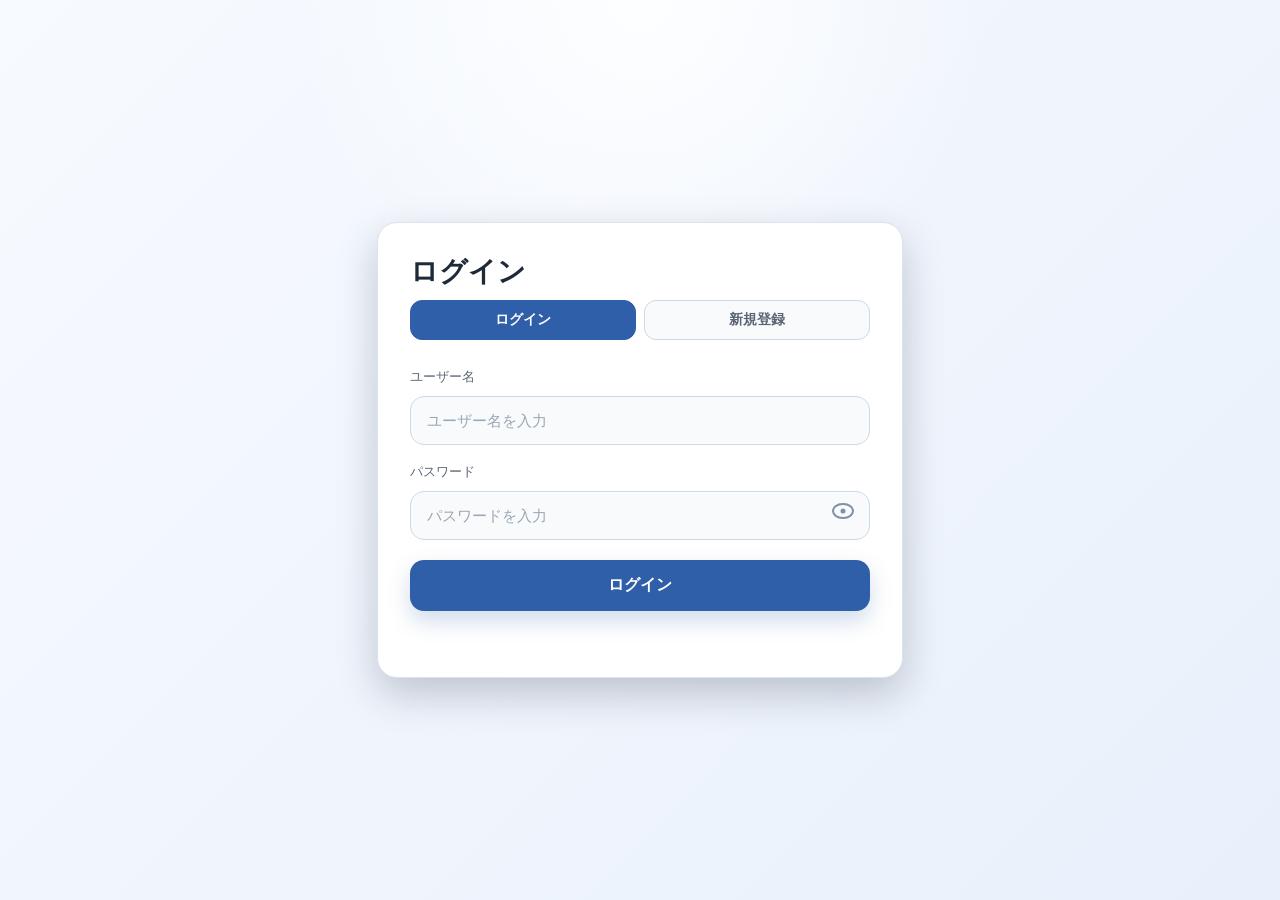
<file: index.html>
<!DOCTYPE html>
<html lang="ja">
  <head>
    <meta charset="UTF-8">
    <meta name="viewport" content="width=device-width, initial-scale=1.0">
    <title>ログイン</title>
    <link rel="stylesheet" href="style.css">
  </head>
  <body class="auth-page">

    <main>
      <section class="login-page">
        <div class="login-box">
          <h1 id="authTitle">ログイン</h1>

          <div class="auth-tabs" role="tablist" aria-label="認証メニュー">
            <button type="button" class="auth-tab active" id="showLoginTab" role="tab" aria-selected="true">ログイン</button>
            <button type="button" class="auth-tab" id="showRegisterTab" role="tab" aria-selected="false">新規登録</button>
          </div>

          <form class="login-form" id="loginForm" novalidate>
            <label>
              <span>ユーザー名</span>
              <input id="username" type="text" placeholder="ユーザー名を入力" autocomplete="username">
            </label>
            <label>
              <span>パスワード</span>
              <div class="password-field">
                <input id="password" type="password" placeholder="パスワードを入力" autocomplete="current-password">
                <button type="button" class="password-toggle" data-target="password" aria-label="パスワードを表示">
                  <span class="eye-icon" aria-hidden="true"></span>
                </button>
              </div>
            </label>
            <div class="login-actions">
              <button id="loginButton" type="submit">ログイン</button>
            </div>
            <div class="login-error" id="loginError"></div>
          </form>

          <form class="login-form hidden" id="registerForm" novalidate>
            <label>
              <span>ユーザー名</span>
              <input id="registerUsername" type="text" placeholder="3文字以上で入力" autocomplete="username">
            </label>
            <label>
              <span>パスワード</span>
              <div class="password-field">
                <input id="registerPassword" type="password" placeholder="8文字以上で入力" autocomplete="new-password">
                <button type="button" class="password-toggle" data-target="registerPassword" aria-label="パスワードを表示">
                  <span class="eye-icon" aria-hidden="true"></span>
                </button>
              </div>
              <div class="password-strength" id="registerStrength" aria-live="polite">
                <div class="password-strength-track" role="progressbar" aria-valuemin="0" aria-valuemax="100" aria-valuenow="0" id="registerStrengthBar">
                  <span id="registerStrengthFill"></span>
                </div>
                <p id="registerStrengthText">強度: 未入力</p>
              </div>
            </label>
            <label>
              <span>パスワード確認</span>
              <div class="password-field">
                <input id="registerPasswordConfirm" type="password" placeholder="もう一度入力" autocomplete="new-password">
                <button type="button" class="password-toggle" data-target="registerPasswordConfirm" aria-label="パスワードを表示">
                  <span class="eye-icon" aria-hidden="true"></span>
                </button>
              </div>
            </label>
            <div class="login-actions">
              <button id="registerButton" type="submit">登録する</button>
            </div>
            <div class="login-error" id="registerError"></div>
            <div class="register-success" id="registerSuccess"></div>
          </form>
        </div>
      </section>
    </main>

    <script src="login.js?v=20260421"></script>
  </body>
</html>
</file>
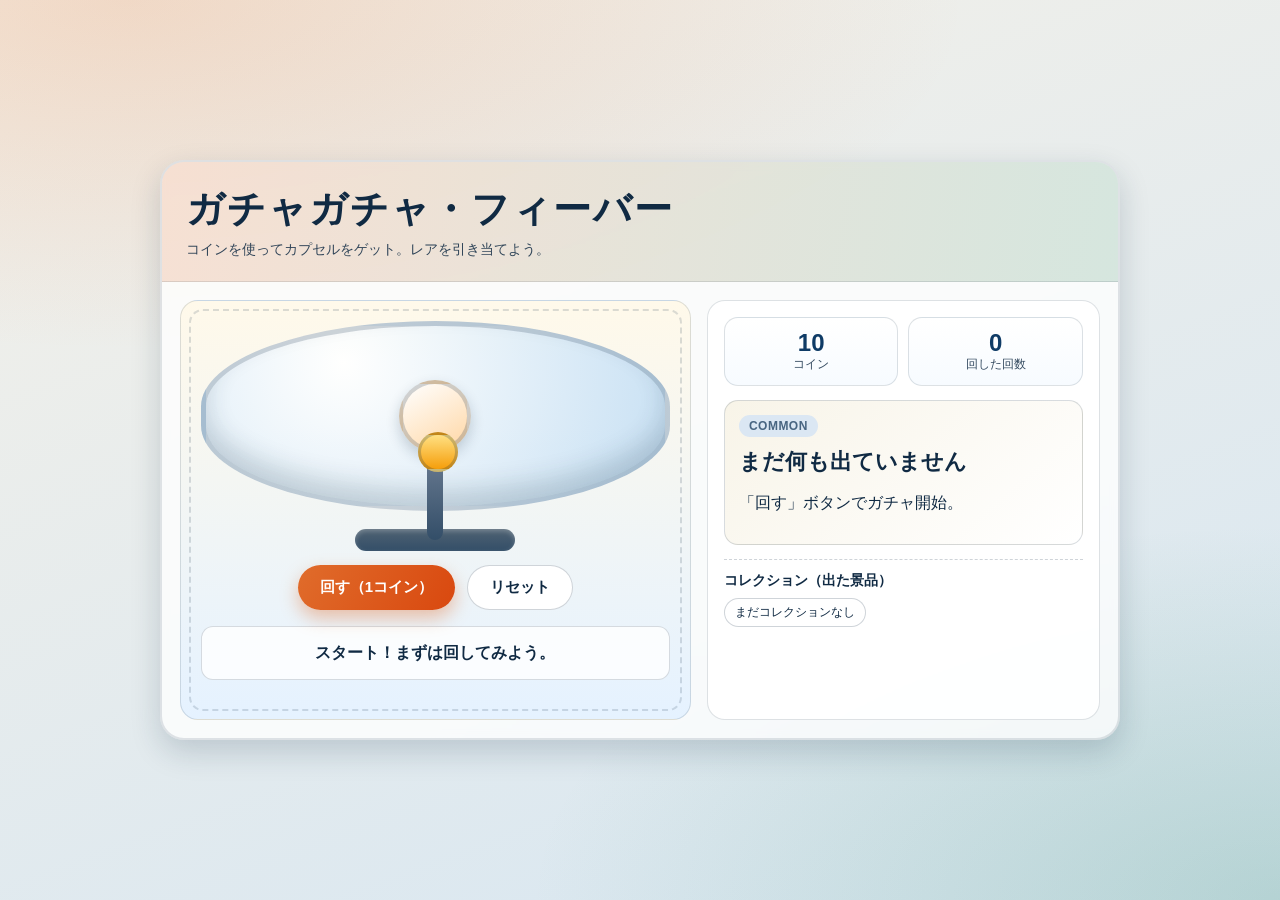
<file: gacha.html>
<!DOCTYPE html>
<html lang="ja">
<head>
	<meta charset="UTF-8" />
	<meta name="viewport" content="width=device-width, initial-scale=1.0" />
	<title>ガチャガチャゲーム</title>
	<style>
		:root {
			--bg-1: #f5f1e8;
			--bg-2: #d6e6f2;
			--ink: #102a43;
			--accent: #e06c2b;
			--accent-2: #2f855a;
			--panel: rgba(255, 255, 255, 0.78);
			--shadow: 0 12px 30px rgba(16, 42, 67, 0.18);
		}

		* {
			box-sizing: border-box;
		}

		body {
			margin: 0;
			min-height: 100vh;
			font-family: "Yu Gothic UI", "Hiragino Kaku Gothic ProN", "Meiryo", sans-serif;
			color: var(--ink);
			background:
				radial-gradient(1200px 500px at 10% 0%, rgba(224, 108, 43, 0.18), transparent 70%),
				radial-gradient(1000px 500px at 100% 100%, rgba(47, 133, 90, 0.2), transparent 75%),
				linear-gradient(160deg, var(--bg-1), var(--bg-2));
			display: grid;
			place-items: center;
			padding: 20px;
		}

		.game {
			width: min(960px, 100%);
			background: var(--panel);
			border: 2px solid rgba(16, 42, 67, 0.12);
			border-radius: 24px;
			box-shadow: var(--shadow);
			backdrop-filter: blur(4px);
			overflow: hidden;
			animation: riseIn 600ms ease;
		}

		.header {
			padding: 22px 24px;
			background: linear-gradient(100deg, rgba(224, 108, 43, 0.18), rgba(47, 133, 90, 0.18));
			border-bottom: 1px solid rgba(16, 42, 67, 0.12);
		}

		.title {
			margin: 0;
			font-size: clamp(26px, 4vw, 38px);
			letter-spacing: 0.05em;
			font-weight: 800;
		}

		.subtitle {
			margin: 6px 0 0;
			opacity: 0.85;
			font-size: 14px;
		}

		.main {
			display: grid;
			grid-template-columns: 1.3fr 1fr;
			gap: 16px;
			padding: 18px;
		}

		.machine {
			position: relative;
			border-radius: 18px;
			padding: 20px;
			background: linear-gradient(180deg, #fff9ea, #e5f2ff);
			border: 1px solid rgba(16, 42, 67, 0.14);
			min-height: 420px;
			overflow: hidden;
		}

		.machine::before {
			content: "";
			position: absolute;
			inset: 8px;
			border: 2px dashed rgba(16, 42, 67, 0.15);
			border-radius: 14px;
			pointer-events: none;
		}

		.capsule-window {
			height: 190px;
			border-radius: 50% / 45%;
			background: radial-gradient(circle at 30% 20%, rgba(255, 255, 255, 0.9), rgba(192, 220, 243, 0.9));
			border: 5px solid rgba(16, 42, 67, 0.2);
			box-shadow: inset 0 -16px 24px rgba(16, 42, 67, 0.18);
			display: grid;
			place-items: center;
			position: relative;
			margin-bottom: 18px;
		}

		.capsule {
			width: 72px;
			height: 72px;
			border-radius: 50%;
			border: 4px solid rgba(16, 42, 67, 0.2);
			background: linear-gradient(150deg, #ffffff, #ffd7a5);
			box-shadow: 0 6px 14px rgba(16, 42, 67, 0.2);
			transition: transform 320ms ease;
		}

		.capsule.spin {
			animation: tumble 900ms cubic-bezier(0.2, 0.8, 0.2, 1);
		}

		.lever-wrap {
			display: flex;
			align-items: center;
			justify-content: center;
			gap: 16px;
			margin: 6px 0 14px;
		}

		.lever-base {
			width: 160px;
			height: 22px;
			border-radius: 999px;
			background: linear-gradient(180deg, #4f6272, #334e68);
			box-shadow: inset 0 2px 5px rgba(255, 255, 255, 0.25);
			position: relative;
		}

		.lever {
			position: absolute;
			left: calc(50% - 8px);
			bottom: 11px;
			width: 16px;
			height: 88px;
			background: linear-gradient(180deg, #6b7c93, #334e68);
			border-radius: 20px;
			transform-origin: bottom center;
			transition: transform 220ms ease;
		}

		.lever::after {
			content: "";
			position: absolute;
			width: 34px;
			height: 34px;
			border-radius: 50%;
			background: linear-gradient(180deg, #ffe082, #f59e0b);
			border: 3px solid rgba(16, 42, 67, 0.22);
			left: -9px;
			top: -20px;
		}

		.lever.pull {
			transform: rotate(30deg);
		}

		.controls {
			display: flex;
			gap: 12px;
			flex-wrap: wrap;
			justify-content: center;
		}

		button {
			border: none;
			border-radius: 999px;
			padding: 12px 22px;
			font-size: 15px;
			font-weight: 700;
			cursor: pointer;
			transition: transform 140ms ease, box-shadow 140ms ease, opacity 140ms ease;
		}

		button:active {
			transform: translateY(1px);
		}

		.spin-btn {
			color: #fff;
			background: linear-gradient(120deg, #e06c2b, #d9480f);
			box-shadow: 0 8px 18px rgba(224, 108, 43, 0.4);
		}

		.spin-btn:disabled {
			cursor: not-allowed;
			opacity: 0.45;
			box-shadow: none;
		}

		.reset-btn {
			color: var(--ink);
			background: #fff;
			border: 1px solid rgba(16, 42, 67, 0.2);
		}

		.status {
			margin-top: 16px;
			padding: 12px;
			border-radius: 12px;
			text-align: center;
			background: rgba(255, 255, 255, 0.8);
			border: 1px solid rgba(16, 42, 67, 0.16);
			min-height: 54px;
			display: grid;
			place-items: center;
			font-weight: 700;
		}

		.result {
			border-radius: 18px;
			padding: 16px;
			background: rgba(255, 255, 255, 0.9);
			border: 1px solid rgba(16, 42, 67, 0.14);
			display: flex;
			flex-direction: column;
			gap: 14px;
		}

		.stats {
			display: grid;
			grid-template-columns: repeat(2, 1fr);
			gap: 10px;
		}

		.card {
			padding: 12px;
			border-radius: 14px;
			background: linear-gradient(180deg, #fff, #f7fbff);
			border: 1px solid rgba(16, 42, 67, 0.14);
			text-align: center;
		}

		.card .num {
			font-size: 24px;
			font-weight: 900;
			line-height: 1.1;
			color: #0f3b66;
		}

		.card .label {
			font-size: 12px;
			opacity: 0.85;
		}

		.prize-box {
			border-radius: 14px;
			padding: 14px;
			background: linear-gradient(140deg, #f8f4e8, #fff);
			border: 1px solid rgba(16, 42, 67, 0.16);
			min-height: 96px;
		}

		.prize-name {
			margin: 2px 0 6px;
			font-size: 22px;
			font-weight: 900;
		}

		.rarity {
			display: inline-block;
			padding: 4px 10px;
			border-radius: 999px;
			font-size: 12px;
			font-weight: 800;
			letter-spacing: 0.04em;
			margin-bottom: 8px;
		}

		.rarity.common {
			background: #dbe7f3;
			color: #486581;
		}

		.rarity.rare {
			background: #d9f99d;
			color: #365314;
		}

		.rarity.epic {
			background: #fde68a;
			color: #78350f;
		}

		.rarity.legend {
			background: linear-gradient(120deg, #f59e0b, #ef4444);
			color: #fff;
		}

		.collection {
			border-top: 1px dashed rgba(16, 42, 67, 0.2);
			padding-top: 12px;
		}

		.collection h3 {
			margin: 0 0 8px;
			font-size: 14px;
		}

		.items {
			display: flex;
			flex-wrap: wrap;
			gap: 8px;
			min-height: 28px;
		}

		.chip {
			padding: 5px 10px;
			border-radius: 999px;
			border: 1px solid rgba(16, 42, 67, 0.2);
			font-size: 12px;
			background: #fff;
			white-space: nowrap;
		}

		.sparkles {
			position: absolute;
			inset: 0;
			pointer-events: none;
			overflow: hidden;
		}

		.sparkles span {
			position: absolute;
			width: 8px;
			height: 8px;
			background: #fff;
			border-radius: 50%;
			opacity: 0;
			animation: pop 650ms ease forwards;
		}

		@keyframes tumble {
			0% { transform: translateY(0) rotate(0deg); }
			30% { transform: translateY(-14px) rotate(160deg); }
			70% { transform: translateY(8px) rotate(300deg); }
			100% { transform: translateY(0) rotate(360deg); }
		}

		@keyframes riseIn {
			from { opacity: 0; transform: translateY(12px); }
			to { opacity: 1; transform: translateY(0); }
		}

		@keyframes pop {
			0% { opacity: 0; transform: scale(0.4); }
			35% { opacity: 1; transform: scale(1); }
			100% { opacity: 0; transform: translateY(-22px) scale(0.6); }
		}

		@media (max-width: 840px) {
			.main {
				grid-template-columns: 1fr;
			}

			.machine {
				min-height: auto;
			}
		}
	</style>
</head>
<body>
	<section class="game">
		<header class="header">
			<h1 class="title">ガチャガチャ・フィーバー</h1>
			<p class="subtitle">コインを使ってカプセルをゲット。レアを引き当てよう。</p>
		</header>

		<div class="main">
			<div class="machine">
				<div class="capsule-window">
					<div id="capsule" class="capsule" aria-hidden="true"></div>
				</div>

				<div class="lever-wrap">
					<div class="lever-base">
						<div id="lever" class="lever" aria-hidden="true"></div>
					</div>
				</div>

				<div class="controls">
					<button id="spinBtn" class="spin-btn">回す（1コイン）</button>
					<button id="resetBtn" class="reset-btn">リセット</button>
				</div>

				<div id="status" class="status">スタート！まずは回してみよう。</div>
				<div id="sparkles" class="sparkles" aria-hidden="true"></div>
			</div>

			<aside class="result">
				<div class="stats">
					<div class="card">
						<div id="coin" class="num">10</div>
						<div class="label">コイン</div>
					</div>
					<div class="card">
						<div id="count" class="num">0</div>
						<div class="label">回した回数</div>
					</div>
				</div>

				<div class="prize-box">
					<span id="rarity" class="rarity common">COMMON</span>
					<p id="prizeName" class="prize-name">まだ何も出ていません</p>
					<p id="prizeDesc">「回す」ボタンでガチャ開始。</p>
				</div>

				<div class="collection">
					<h3>コレクション（出た景品）</h3>
					<div id="items" class="items"></div>
				</div>
			</aside>
		</div>
	</section>

	<script>
		const spinBtn = document.getElementById("spinBtn");
		const resetBtn = document.getElementById("resetBtn");
		const statusEl = document.getElementById("status");
		const coinEl = document.getElementById("coin");
		const countEl = document.getElementById("count");
		const prizeNameEl = document.getElementById("prizeName");
		const prizeDescEl = document.getElementById("prizeDesc");
		const rarityEl = document.getElementById("rarity");
		const itemsEl = document.getElementById("items");
		const leverEl = document.getElementById("lever");
		const capsuleEl = document.getElementById("capsule");
		const sparklesEl = document.getElementById("sparkles");

		const table = [
			{ name: "わたあめキーホルダー", desc: "ふわふわ感がかわいい人気アイテム。", rarity: "common", label: "COMMON", rate: 45 },
			{ name: "ミニ宇宙船フィギュア", desc: "机に飾ると気分が上がる。", rarity: "common", label: "COMMON", rate: 30 },
			{ name: "ネオン猫ステッカー", desc: "光に当てると色味が変わる。", rarity: "rare", label: "RARE", rate: 15 },
			{ name: "金色ロボピンズ", desc: "バッグに付けると目立つ限定ピンズ。", rarity: "epic", label: "EPIC", rate: 8 },
			{ name: "虹色ドラゴン像", desc: "超低確率のシークレット景品。", rarity: "legend", label: "LEGEND", rate: 2 }
		];

		const state = {
			coin: 10,
			spins: 0,
			collection: []
		};

		function pickPrize() {
			const roll = Math.random() * 100;
			let acc = 0;
			for (const prize of table) {
				acc += prize.rate;
				if (roll <= acc) {
					return prize;
				}
			}
			return table[0];
		}

		function updateStats() {
			coinEl.textContent = String(state.coin);
			countEl.textContent = String(state.spins);
			spinBtn.disabled = state.coin <= 0;
		}

		function renderCollection() {
			itemsEl.innerHTML = "";
			if (state.collection.length === 0) {
				const chip = document.createElement("span");
				chip.className = "chip";
				chip.textContent = "まだコレクションなし";
				itemsEl.appendChild(chip);
				return;
			}

			state.collection.forEach((item) => {
				const chip = document.createElement("span");
				chip.className = "chip";
				chip.textContent = item;
				itemsEl.appendChild(chip);
			});
		}

		function sparkleBurst(color) {
			sparklesEl.innerHTML = "";
			for (let i = 0; i < 20; i += 1) {
				const dot = document.createElement("span");
				dot.style.left = `${Math.random() * 95}%`;
				dot.style.top = `${40 + Math.random() * 40}%`;
				dot.style.background = color;
				dot.style.animationDelay = `${Math.random() * 180}ms`;
				sparklesEl.appendChild(dot);
			}
		}

		function rarityColor(rarity) {
			if (rarity === "legend") return "#ef4444";
			if (rarity === "epic") return "#f59e0b";
			if (rarity === "rare") return "#84cc16";
			return "#60a5fa";
		}

		function spin() {
			if (state.coin <= 0 || spinBtn.disabled) {
				statusEl.textContent = "コインが足りない！リセットして続けよう。";
				return;
			}

			state.coin -= 1;
			state.spins += 1;
			updateStats();

			spinBtn.disabled = true;
			statusEl.textContent = "ガチャを回しています...";

			leverEl.classList.add("pull");
			capsuleEl.classList.add("spin");

			window.setTimeout(() => {
				const prize = pickPrize();

				prizeNameEl.textContent = prize.name;
				prizeDescEl.textContent = prize.desc;
				rarityEl.textContent = prize.label;
				rarityEl.className = `rarity ${prize.rarity}`;

				if (!state.collection.includes(prize.name)) {
					state.collection.push(prize.name);
				}

				renderCollection();
				sparkleBurst(rarityColor(prize.rarity));

				if (prize.rarity === "legend") {
					statusEl.textContent = "超大当たり！レジェンド景品をゲット！";
				} else if (prize.rarity === "epic") {
					statusEl.textContent = "すごい！エピック景品だ！";
				} else if (prize.rarity === "rare") {
					statusEl.textContent = "ナイス！レア景品を引いた！";
				} else {
					statusEl.textContent = "コモン景品をゲット！もう一回いく？";
				}

				leverEl.classList.remove("pull");
				capsuleEl.classList.remove("spin");
				updateStats();
			}, 900);
		}

		function resetGame() {
			state.coin = 10;
			state.spins = 0;
			state.collection = [];

			prizeNameEl.textContent = "まだ何も出ていません";
			prizeDescEl.textContent = "「回す」ボタンでガチャ開始。";
			rarityEl.textContent = "COMMON";
			rarityEl.className = "rarity common";
			statusEl.textContent = "リセット完了！もう一度チャレンジしよう。";
			sparklesEl.innerHTML = "";

			updateStats();
			renderCollection();
		}

		spinBtn.addEventListener("click", spin);
		resetBtn.addEventListener("click", resetGame);

		updateStats();
		renderCollection();
	</script>
</body>
</html>
</file>
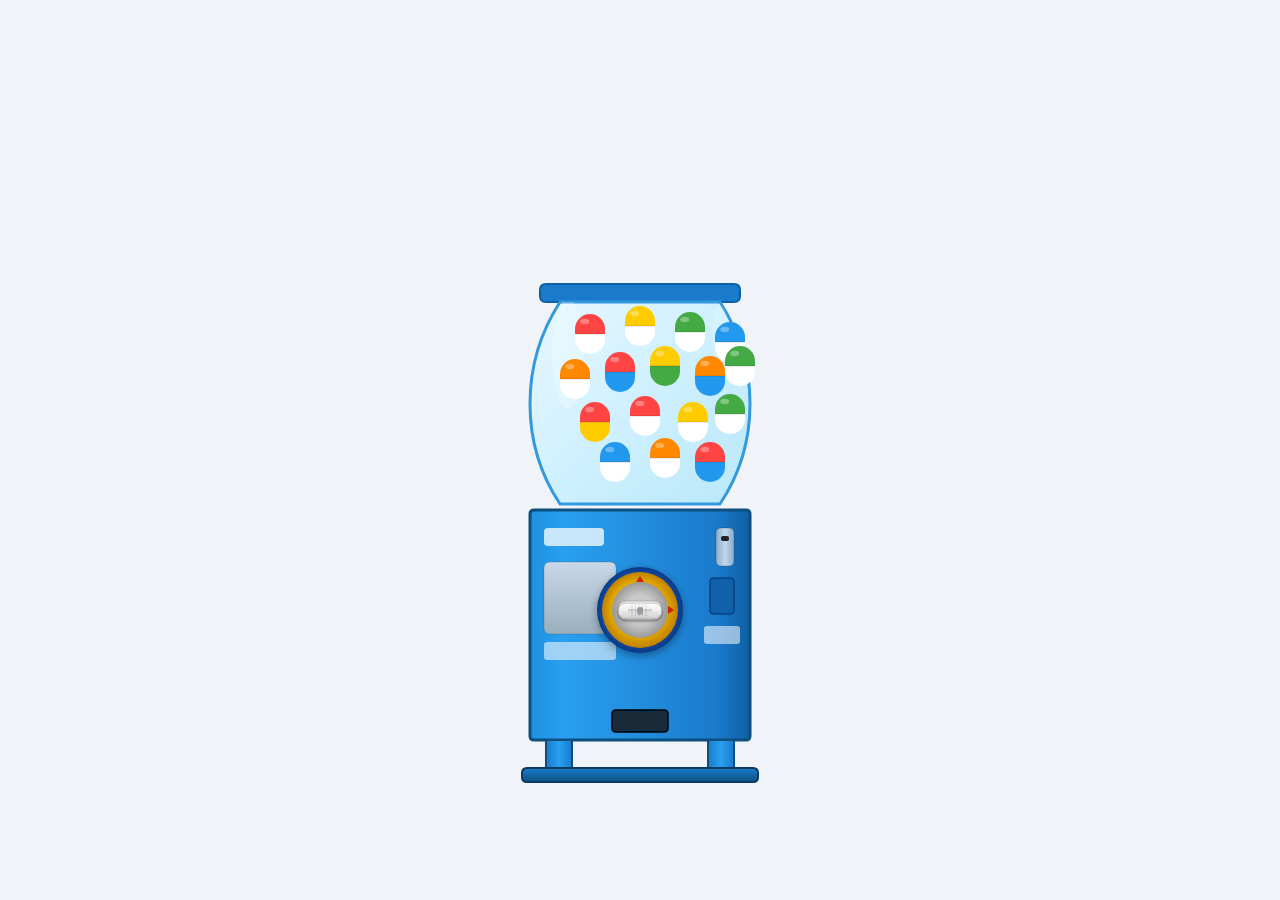
<file: gatu.html>
<!DOCTYPE html>
<html lang="ja">
<head>
<meta charset="UTF-8">
<meta name="viewport" content="width=device-width, initial-scale=1.0">
<title>ガチャ筐体</title>
<style>
  *{box-sizing:border-box;margin:0;padding:0}
  body{background:#f0f4f8;display:flex;justify-content:center;align-items:flex-end;min-height:100vh;padding:40px 20px 30px}
  .scene{display:flex;justify-content:center;align-items:flex-end;gap:50px;flex-wrap:wrap}
  .wrap{position:relative;display:inline-block}
  canvas{display:block;cursor:pointer}
  .ov{
    position:absolute;inset:0;background:rgba(0,0,0,0.58);
    display:flex;align-items:center;justify-content:center;
    border-radius:8px;opacity:0;pointer-events:none;transition:opacity 0.25s;z-index:10;
  }
  .ov.show{opacity:1;pointer-events:all}
  .rbox{
    background:linear-gradient(135deg,#1a1a2e,#16213e);
    border:3px solid #ffd700;border-radius:14px;
    padding:22px 30px;text-align:center;
    transform:scale(0);transition:transform 0.3s cubic-bezier(0.175,0.885,0.32,1.275);
    box-shadow:0 0 30px rgba(255,215,0,0.2);
  }
  .ov.show .rbox{transform:scale(1)}
  .rs{font-size:28px;margin-bottom:5px}
  .rr{font-family:'Courier New',monospace;font-size:11px;font-weight:700;letter-spacing:2px;margin-bottom:4px}
  .rn{font-size:15px;font-weight:700;font-family:'Courier New',monospace;color:#fff;margin-bottom:12px}
  .cbtn{
    background:linear-gradient(135deg,#ffd700,#cc8800);color:#000;
    border:none;border-radius:6px;padding:7px 20px;
    font-family:'Courier New',monospace;font-size:11px;font-weight:700;cursor:pointer;
  }
</style>
</head>
<body>
<div class="scene">
  <div class="wrap">
    <canvas id="gc" width="260" height="600"></canvas>
    <div class="ov" id="ov">
      <div class="rbox">
        <div class="rs" id="rs"></div>
        <div class="rr" id="rr"></div>
        <div class="rn" id="rn"></div>
        <button class="cbtn" id="cbtn">もう一度</button>
      </div>
    </div>
  </div>
</div>

<script>
const prizes=[
  {name:"伝説の剣",rarity:"SSR ★★★★★",color:"#ffd700",star:"★★★★★",ca:"#ffee88",cb:"#cc8800"},
  {name:"幻の宝石",rarity:"SSR ★★★★★",color:"#ee44ff",star:"★★★★★",ca:"#ee88ff",cb:"#880099"},
  {name:"竜の鱗",rarity:"SR ★★★★",color:"#ff6666",star:"★★★★",ca:"#ff9999",cb:"#cc1111"},
  {name:"水晶の杖",rarity:"SR ★★★★",color:"#6699ff",star:"★★★★",ca:"#99bbff",cb:"#1133cc"},
  {name:"銀の盾",rarity:"R ★★★",color:"#cccccc",star:"★★★",ca:"#dddddd",cb:"#888888"},
  {name:"魔法の帽子",rarity:"R ★★★",color:"#55cc55",star:"★★★",ca:"#99ee99",cb:"#228822"},
  {name:"鉄の剣",rarity:"N ★★",color:"#aaa888",star:"★★",ca:"#ccbb99",cb:"#665533"},
  {name:"木の盾",rarity:"N ★",color:"#bb9966",star:"★",ca:"#ccaa77",cb:"#885522"},
];
const wts=[3,3,7,7,15,15,25,25];
function roll(){
  let t=wts.reduce((a,b)=>a+b,0),r=Math.random()*t;
  for(let i=0;i<wts.length;i++){r-=wts[i];if(r<=0)return prizes[i];}
  return prizes[prizes.length-1];
}

const CC=[
  ["#ff4444","#ffffff"],["#ffcc00","#ffffff"],["#44aa44","#ffffff"],
  ["#2299ee","#ffffff"],["#ff8800","#ffffff"],["#ff4444","#2299ee"],
  ["#ffcc00","#44aa44"],["#ff8800","#2299ee"],["#44aa44","#ffffff"],
  ["#ff4444","#ffcc00"]
];

const cv=document.getElementById('gc');
const ctx=cv.getContext('2d');
const W=260,H=600;

let dialAngle=0;
let animating=false;
let dispensing=false;
let dispCap=null;
let dispY=0,dispAlpha=0;

const BX=20;
const BW=220;
const CX=BX+BW/2;
const TANK_TOP=14;
const TANK_H=220;
const TANK_BOT=TANK_TOP+TANK_H;
const BODY_TOP=TANK_BOT+6;
const BODY_H=230;
const BODY_BOT=BODY_TOP+BODY_H;
const LEG_Y=BODY_BOT;
const BASE_Y=LEG_Y+28;

function rrect(x,y,w,h,r){
  ctx.beginPath();
  ctx.moveTo(x+r,y);ctx.lineTo(x+w-r,y);ctx.quadraticCurveTo(x+w,y,x+w,y+r);
  ctx.lineTo(x+w,y+h-r);ctx.quadraticCurveTo(x+w,y+h,x+w-r,y+h);
  ctx.lineTo(x+r,y+h);ctx.quadraticCurveTo(x,y+h,x,y+h-r);
  ctx.lineTo(x,y+r);ctx.quadraticCurveTo(x,y,x+r,y);
  ctx.closePath();
}

function drawCap(x,y,w,h,cA,cB){
  const r=w/2;
  ctx.beginPath();ctx.arc(x+r,y+r,r,Math.PI,0);ctx.lineTo(x+w,y+h/2);ctx.lineTo(x,y+h/2);ctx.closePath();
  ctx.fillStyle=cA;ctx.fill();
  ctx.beginPath();ctx.moveTo(x,y+h/2);ctx.lineTo(x+w,y+h/2);ctx.arc(x+r,y+h-r,r,0,Math.PI);ctx.closePath();
  ctx.fillStyle=cB;ctx.fill();
  ctx.strokeStyle='rgba(0,0,0,0.15)';ctx.lineWidth=1;
  ctx.beginPath();ctx.moveTo(x,y+h/2);ctx.lineTo(x+w,y+h/2);ctx.stroke();
  ctx.fillStyle='rgba(255,255,255,0.32)';
  ctx.beginPath();ctx.ellipse(x+r*0.65,y+r*0.5,r*0.3,r*0.18,0,0,Math.PI*2);ctx.fill();
}

function drawTank(){
  // 蓋
  rrect(BX+10,TANK_TOP,BW-20,18,6);
  ctx.fillStyle='#1a7acc';ctx.fill();
  ctx.strokeStyle='#0d5fa0';ctx.lineWidth=2;ctx.stroke();

  // ボトル本体（樽状）
  ctx.beginPath();
  ctx.moveTo(BX+30,TANK_TOP+18);
  ctx.bezierCurveTo(BX-10,TANK_TOP+80,BX-10,TANK_TOP+160,BX+30,TANK_BOT);
  ctx.lineTo(BX+BW-30,TANK_BOT);
  ctx.bezierCurveTo(BX+BW+10,TANK_TOP+160,BX+BW+10,TANK_TOP+80,BX+BW-30,TANK_TOP+18);
  ctx.closePath();
  const gJar=ctx.createLinearGradient(BX,TANK_TOP,BX+BW,TANK_BOT);
  gJar.addColorStop(0,'#e8f8ff');gJar.addColorStop(0.5,'#d0f0ff');gJar.addColorStop(1,'#b8e8f8');
  ctx.fillStyle=gJar;ctx.fill();
  ctx.strokeStyle='#3399dd';ctx.lineWidth=3;ctx.stroke();

  // ハイライト
  ctx.save();ctx.clip();
  ctx.fillStyle='rgba(255,255,255,0.22)';
  ctx.beginPath();ctx.ellipse(BX+38,TANK_TOP+70,16,55,0,0,Math.PI*2);ctx.fill();
  ctx.fillStyle='rgba(255,255,255,0.12)';
  ctx.beginPath();ctx.ellipse(BX+BW-30,TANK_TOP+50,8,30,0,0,Math.PI*2);ctx.fill();
  ctx.restore();

  // カプセル（内部）
  const caps=[
    [45,30],[95,22],[145,28],[185,38],
    [30,75],[75,68],[120,62],[165,72],[195,62],
    [50,118],[100,112],[148,118],[185,110],
    [70,158],[120,154],[165,158],
  ];
  caps.forEach(([ox,oy],i)=>{
    const [ca,cb]=CC[i%CC.length];
    drawCap(BX+ox,TANK_TOP+oy,30,40,ca,cb);
  });
}

function drawBody(){
  rrect(BX,BODY_TOP,BW,BODY_H,4);
  const gB=ctx.createLinearGradient(BX,BODY_TOP,BX+BW,BODY_TOP);
  gB.addColorStop(0,'#1e90e0');gB.addColorStop(0.15,'#2aa0f0');gB.addColorStop(0.85,'#1a7acc');gB.addColorStop(1,'#0f5fa0');
  ctx.fillStyle=gB;ctx.fill();
  ctx.strokeStyle='#0d5080';ctx.lineWidth=3;ctx.stroke();

  // ラベルプレート（左上）
  rrect(BX+14,BODY_TOP+18,60,18,4);
  ctx.fillStyle='rgba(255,255,255,0.75)';ctx.fill();

  // 大きなトレイ／扉（左下）
  rrect(BX+14,BODY_TOP+52,72,72,6);
  const gTray=ctx.createLinearGradient(BX+14,BODY_TOP+52,BX+14,BODY_TOP+124);
  gTray.addColorStop(0,'#c8d8e8');gTray.addColorStop(1,'#9aafbe');
  ctx.fillStyle=gTray;ctx.fill();
  ctx.strokeStyle='rgba(0,0,0,0.15)';ctx.lineWidth=1;ctx.stroke();

  // トレイ下の小さなラベル
  rrect(BX+14,BODY_TOP+132,72,18,3);
  ctx.fillStyle='rgba(255,255,255,0.55)';ctx.fill();

  // コイン投入口（右上）
  const slotX=BX+BW-34;
  rrect(slotX,BODY_TOP+18,18,38,5);
  const gSlot=ctx.createLinearGradient(slotX,0,slotX+18,0);
  gSlot.addColorStop(0,'#8aaccc');gSlot.addColorStop(0.5,'#c0d8ec');gSlot.addColorStop(1,'#8aaccc');
  ctx.fillStyle=gSlot;ctx.fill();
  ctx.strokeStyle='rgba(0,0,0,0.2)';ctx.lineWidth=1;ctx.stroke();
  rrect(slotX+5,BODY_TOP+26,8,5,2);
  ctx.fillStyle='#222';ctx.fill();

  // 青のアクセントプレート（右中）
  rrect(BX+BW-40,BODY_TOP+68,24,36,4);
  ctx.fillStyle='#1060aa';ctx.fill();
  ctx.strokeStyle='#0a4080';ctx.lineWidth=1.5;ctx.stroke();

  // 白い小さなラベル（右下）
  rrect(BX+BW-46,BODY_TOP+116,36,18,3);
  ctx.fillStyle='rgba(255,255,255,0.55)';ctx.fill();

  // 中央のダイヤル
  drawDial(CX, BODY_TOP+100, dialAngle);

  // カプセル排出口スロット
  const outX=CX-28,outY=BODY_BOT-30,outW=56,outH=22;
  rrect(outX,outY,outW,outH,4);
  ctx.fillStyle='#0a3050';ctx.fill();
  ctx.strokeStyle='#000';ctx.lineWidth=1.5;ctx.stroke();
  if(!dispensing){
    rrect(outX+2,outY+2,outW-4,outH-4,3);
    ctx.fillStyle='#1a2a38';ctx.fill();
  }
}

function drawDial(cx,cy,angle){
  const R=38;
  ctx.save();
  ctx.shadowColor='rgba(0,0,0,0.35)';ctx.shadowBlur=8;ctx.shadowOffsetY=3;
  ctx.beginPath();ctx.arc(cx,cy,R+5,0,Math.PI*2);
  const gOuter=ctx.createRadialGradient(cx-5,cy-5,2,cx,cy,R+5);
  gOuter.addColorStop(0,'#4499ff');gOuter.addColorStop(0.5,'#1a66cc');gOuter.addColorStop(1,'#0a3a88');
  ctx.fillStyle=gOuter;ctx.fill();
  ctx.restore();

  ctx.beginPath();ctx.arc(cx,cy,R,0,Math.PI*2);
  const gY=ctx.createRadialGradient(cx-4,cy-4,2,cx,cy,R);
  gY.addColorStop(0,'#ffe566');gY.addColorStop(0.6,'#f0b800');gY.addColorStop(1,'#c08000');
  ctx.fillStyle=gY;ctx.fill();

  ctx.fillStyle='#cc2200';
  ctx.save();ctx.translate(cx+R-10,cy);
  ctx.beginPath();ctx.moveTo(0,-4);ctx.lineTo(6,0);ctx.lineTo(0,4);ctx.closePath();ctx.fill();ctx.restore();
  ctx.save();ctx.translate(cx,cy-(R-10));
  ctx.beginPath();ctx.moveTo(-4,0);ctx.lineTo(0,-6);ctx.lineTo(4,0);ctx.closePath();ctx.fill();ctx.restore();

  ctx.beginPath();ctx.arc(cx,cy,R-10,0,Math.PI*2);
  const gG=ctx.createRadialGradient(cx,cy,R-24,cx,cy,R-10);
  gG.addColorStop(0,'#cccccc');gG.addColorStop(1,'#999999');
  ctx.fillStyle=gG;ctx.fill();

  ctx.save();
  ctx.translate(cx,cy);ctx.rotate(angle);
  const kW=44,kH=18,kR=9;
  ctx.shadowColor='rgba(0,0,0,0.25)';ctx.shadowBlur=4;ctx.shadowOffsetY=2;
  rrect(-kW/2,-kH/2,kW,kH,kR);
  const gK=ctx.createLinearGradient(-kW/2,-kH/2,-kW/2,kH/2);
  gK.addColorStop(0,'#ffffff');gK.addColorStop(0.45,'#f2f2f2');gK.addColorStop(1,'#cccccc');
  ctx.fillStyle=gK;ctx.fill();
  ctx.shadowBlur=0;
  ctx.strokeStyle='#aaaaaa';ctx.lineWidth=1;
  rrect(-kW/2,-kH/2,kW,kH,kR);ctx.stroke();
  ctx.strokeStyle='rgba(0,0,0,0.18)';ctx.lineWidth=1.5;
  ctx.beginPath();ctx.moveTo(-12,0);ctx.lineTo(12,0);ctx.stroke();
  ctx.strokeStyle='rgba(0,0,0,0.1)';ctx.lineWidth=1;
  for(let i=-8;i<=8;i+=3.5){
    ctx.beginPath();ctx.moveTo(i,-kH/2+3);ctx.lineTo(i,kH/2-3);ctx.stroke();
  }
  ctx.beginPath();ctx.arc(0,0,3,0,Math.PI*2);
  ctx.fillStyle='#999';ctx.fill();
  ctx.restore();
}

function drawLegsBase(){
  const legW=26;
  [[BX+16,legW],[BX+BW-16-legW,legW]].forEach(([lx])=>{
    rrect(lx,LEG_Y,legW,28,0);
    const gL=ctx.createLinearGradient(lx,LEG_Y,lx+legW,LEG_Y);
    gL.addColorStop(0,'#1a7acc');gL.addColorStop(0.5,'#2aa0f0');gL.addColorStop(1,'#1a7acc');
    ctx.fillStyle=gL;ctx.fill();
    ctx.strokeStyle='#0d5080';ctx.lineWidth=2;ctx.stroke();
  });

  rrect(BX-8,BASE_Y,BW+16,14,5);
  const gBase=ctx.createLinearGradient(0,BASE_Y,0,BASE_Y+14);
  gBase.addColorStop(0,'#1a7acc');gBase.addColorStop(1,'#0d5080');
  ctx.fillStyle=gBase;ctx.fill();
  ctx.strokeStyle='#0a3a60';ctx.lineWidth=2;ctx.stroke();
}

function drawDispenseCap(cap){
  if(!dispensing||dispAlpha<=0)return;
  ctx.save();
  ctx.globalAlpha=Math.min(1,dispAlpha);
  drawCap(CX-16,dispY,32,44,cap.ca,cap.cb);
  ctx.restore();
}

function draw(){
  ctx.clearRect(0,0,W,H);
  drawTank();
  drawBody();
  drawLegsBase();
  if(dispensing&&dispCap) drawDispenseCap(dispCap);
}

function animDial(onDone){
  const total=Math.PI*2*2.8;
  const dur=700,start=performance.now(),startA=dialAngle;
  const tick=(now)=>{
    const t=Math.min(1,(now-start)/dur);
    const e=t<0.5?2*t*t:1-Math.pow(-2*t+2,2)/2;
    dialAngle=startA+total*e;draw();
    if(t<1)requestAnimationFrame(tick);
    else{dialAngle=startA+total;draw();onDone();}
  };
  requestAnimationFrame(tick);
}

function animDispense(cap,onDone){
  dispensing=true;dispCap=cap;
  const startY=BODY_BOT-24,endY=BODY_BOT-4;
  const dur=550,start=performance.now();
  const tick=(now)=>{
    const t=Math.min(1,(now-start)/dur);
    const e=1-Math.pow(1-t,3);
    dispY=startY+(endY-startY)*e;
    dispAlpha=t;draw();
    if(t<1)requestAnimationFrame(tick);
    else{setTimeout(()=>{dispensing=false;dispAlpha=0;draw();onDone();},400);}
  };
  requestAnimationFrame(tick);
}

function showResult(prize){
  document.getElementById('rs').textContent=prize.star;
  document.getElementById('rs').style.color=prize.color;
  document.getElementById('rr').textContent=prize.rarity;
  document.getElementById('rr').style.color=prize.color;
  document.getElementById('rn').textContent=prize.name;
  document.getElementById('ov').classList.add('show');
}

cv.addEventListener('click',()=>{
  if(animating)return;
  animating=true;
  const p=roll();
  animDial(()=>{
    animDispense(p,()=>{
      animating=false;
      showResult(p);
    });
  });
});

document.getElementById('cbtn').addEventListener('click',e=>{
  e.stopPropagation();
  document.getElementById('ov').classList.remove('show');
});

draw();
</script>
</body>
</html>
</file>
<file: style.css>
:root {
  color-scheme: light;
  --bg-1: #f7faff;
  --bg-2: #e9f0fb;
  --panel: #ffffff;
  --panel-border: #dbe3ee;
  --text-main: #1f2937;
  --text-soft: #5b6575;
  --accent: #2f5fa8;
  --accent-strong: #264f8a;
  --error: #ff857d;
}

body {
  margin: 0;
  min-height: 100vh;
  display: flex;
  align-items: center;
  justify-content: center;
  background:
    radial-gradient(circle at top, rgba(255, 255, 255, 0.9), transparent 32%),
    linear-gradient(135deg, var(--bg-1), var(--bg-2));
  font-family: "Yu Gothic", "Hiragino Kaku Gothic ProN", "Noto Sans JP", sans-serif;
  color: var(--text-main);
}

main {
  width: 100%;
  box-sizing: border-box;
}

.hidden {
  display: none;
}

.login-page,
.gacha-page {
  width: 100%;
  display: flex;
  justify-content: center;
}

.auth-page main {
  min-height: 100vh;
  display: flex;
  align-items: center;
  justify-content: center;
  padding: 24px;
}

.login-page {
  padding: 0;
}

.login-box {
  width: min(100%, 460px);
  padding: 32px;
  border-radius: 20px;
  background: var(--panel);
  border: 1px solid var(--panel-border);
  box-shadow: 0 16px 40px rgba(15, 23, 42, 0.22);
}

.login-box h1 {
  margin: 0 0 10px;
  font-size: 28px;
  line-height: 1.2;
}

.auth-tabs {
  display: grid;
  grid-template-columns: 1fr 1fr;
  gap: 8px;
  margin: 12px 0 8px;
}

.auth-tab {
  border: 1px solid #cfd8e3;
  background: #f8fafc;
  color: #5b6575;
  border-radius: 12px;
  padding: 10px 12px;
  font-size: 14px;
  font-weight: 600;
  cursor: pointer;
  transition: all 0.2s ease;
}

.auth-tab:hover {
  border-color: #b8c5d6;
  background: #f1f5fb;
}

.auth-tab.active {
  background: #2f5fa8;
  color: #ffffff;
  border-color: #2f5fa8;
}

.login-box p {
  margin: 0;
  color: var(--text-soft);
  line-height: 1.8;
}

.login-form {
  position: relative;
  z-index: 1;
  margin-top: 28px;
}

.login-form label {
  display: block;
  margin-bottom: 18px;
}

.login-form label span {
  display: block;
  margin-bottom: 10px;
  font-size: 13px;
  color: var(--text-soft);
}

.login-form input {
  width: 100%;
  box-sizing: border-box;
  padding: 15px 16px;
  border-radius: 14px;
  border: 1px solid #cfd8e3;
  background: #f8fafc;
  color: var(--text-main);
  font-size: 15px;
  outline: none;
  transition: border-color 0.2s ease, box-shadow 0.2s ease, transform 0.2s ease, background 0.2s ease;
}

.password-field {
  position: relative;
}

.password-field input {
  padding-right: 52px;
}

.password-toggle {
  position: absolute;
  right: 12px;
  top: 50%;
  transform: translateY(-50%);
  width: 32px;
  height: 32px;
  border: none;
  border-radius: 8px;
  background: transparent;
  cursor: pointer;
}

.password-toggle:hover {
  background: rgba(47, 95, 168, 0.08);
}

.password-toggle:focus-visible {
  outline: 2px solid rgba(47, 95, 168, 0.4);
  outline-offset: 2px;
}

.eye-icon {
  position: relative;
  display: block;
  width: 18px;
  height: 12px;
  margin: 0 auto;
  border: 2px solid #8090a5;
  border-radius: 12px / 9px;
}

.eye-icon::before {
  content: "";
  position: absolute;
  left: 50%;
  top: 50%;
  width: 5px;
  height: 5px;
  background: #8090a5;
  border-radius: 50%;
  transform: translate(-50%, -50%);
}

.password-toggle.is-visible .eye-icon::after {
  content: "";
  position: absolute;
  left: -4px;
  top: 4px;
  width: 24px;
  height: 2px;
  background: #8090a5;
  transform: rotate(-25deg);
}

.password-strength {
  margin-top: 10px;
}

.password-strength-track {
  height: 8px;
  border-radius: 999px;
  background: #e4ebf5;
  overflow: hidden;
}

.password-strength-track span {
  display: block;
  width: 0;
  height: 100%;
  border-radius: inherit;
  background: #cfd8e3;
  transition: width 0.25s ease, background-color 0.25s ease;
}

.password-strength p {
  margin: 8px 0 0;
  font-size: 12px;
  color: #6a7689;
}

.password-strength[data-level="1"] .password-strength-track span {
  background: #f06161;
}

.password-strength[data-level="2"] .password-strength-track span {
  background: #f59e0b;
}

.password-strength[data-level="3"] .password-strength-track span {
  background: #f3bf3a;
}

.password-strength[data-level="4"] .password-strength-track span {
  background: #42b883;
}

.password-strength[data-level="5"] .password-strength-track span {
  background: #1f9d55;
}

.login-form input::placeholder {
  color: #9aa6b2;
}

.login-form input:focus {
  border-color: rgba(47, 95, 168, 0.7);
  background: #ffffff;
  box-shadow: 0 0 0 3px rgba(47, 95, 168, 0.12);
  transform: translateY(-1px);
}

.login-actions {
  margin-top: 20px;
}

.login-actions button {
  width: 100%;
  padding: 15px 18px;
  border: none;
  border-radius: 14px;
  background: var(--accent);
  color: #ffffff;
  font-size: 16px;
  font-weight: 600;
  cursor: pointer;
  box-shadow: 0 10px 22px rgba(47, 95, 168, 0.22);
  transition: transform 0.2s ease, box-shadow 0.2s ease, filter 0.2s ease;
}

.login-actions button:hover {
  transform: translateY(-1px);
  background: var(--accent-strong);
  box-shadow: 0 12px 26px rgba(47, 95, 168, 0.28);
}

.login-actions button:active {
  transform: translateY(0);
}

.login-error {
  margin-top: 14px;
  min-height: 20px;
  color: var(--error);
  font-size: 13px;
}

.register-success {
  margin-top: 10px;
  min-height: 20px;
  color: #0f8a4b;
  font-size: 13px;
}

@media (max-width: 520px) {
  .auth-page main {
    padding: 18px;
  }

  .login-box {
    padding: 28px 20px 22px;
    border-radius: 24px;
  }
}

.gacha-page {
  flex-direction: column;
  align-items: center;
  gap: 24px;
  padding: 12px 0 24px;
}

.gacha {
  position: relative;
  display: inline-block;
}

.gacha img {
  width: 750px;
  height: auto;
  display: block;
  border-radius: 24px;
  box-shadow: 0 18px 40px rgba(0, 0, 0, 0.12);
}

.gacha-footer {
  width: 100%;
  max-width: 750px;
  text-align: center;
}

.gacha-message {
  font-size: 18px;
  color: #2f5fa8;
  padding: 14px 18px;
  background: #ffffff;
  border-radius: 16px;
  border: 1px solid rgba(47, 95, 168, 0.12);
}

.handle {
  position: absolute;
  right: 290px;
  top: 57%;
  width: 130px;
  height: 130px;
  border-radius: 50%;
  background: #ededed;
  border: 10px solid #2f5fa8;
  box-shadow: inset 0 0 0 4px rgba(255,255,255,0.75),
              0 12px 30px rgba(0,0,0,0.18);
  display: flex;
  align-items: center;
  justify-content: center;
  cursor: grab;
  touch-action: none;
  transform-origin: center;
}

.handle:active {
  cursor: grabbing;
}

.handle::before {
  content: "";
  position: absolute;
  inset: 14px;
  border-radius: 50%;
  background: #f7f7f7;
  box-shadow: inset 0 14px 22px rgba(0,0,0,0.08);
}

.handle-inner {
  position: relative;
  width: 90px;
  height: 34px;
  background: linear-gradient(180deg, #f7f7f7 0%, #e2e2e0 100%);
  border: 3px solid #c6c8cc;
  border-radius: 20px;
  box-shadow: inset 0 2px 6px rgba(0,0,0,0.18),
              0 3px 6px rgba(0,0,0,0.12);
}

.handle-inner::before {
  content: "";
  position: absolute;
  inset: 6px 14px;
  border-radius: 999px;
  background: #fafafa;
  box-shadow: inset 0 4px 8px rgba(0,0,0,0.08);
}

.handle-inner::after {
  content: "";
  position: absolute;
  left: 50%;
  top: 50%;
  transform: translate(-50%, -50%);
  width: 18px;
  height: 28px;
  background: #d8d8d8;
  border-radius: 12px;
  box-shadow: inset 0 2px 4px rgba(255,255,255,0.9);
}
</file>
